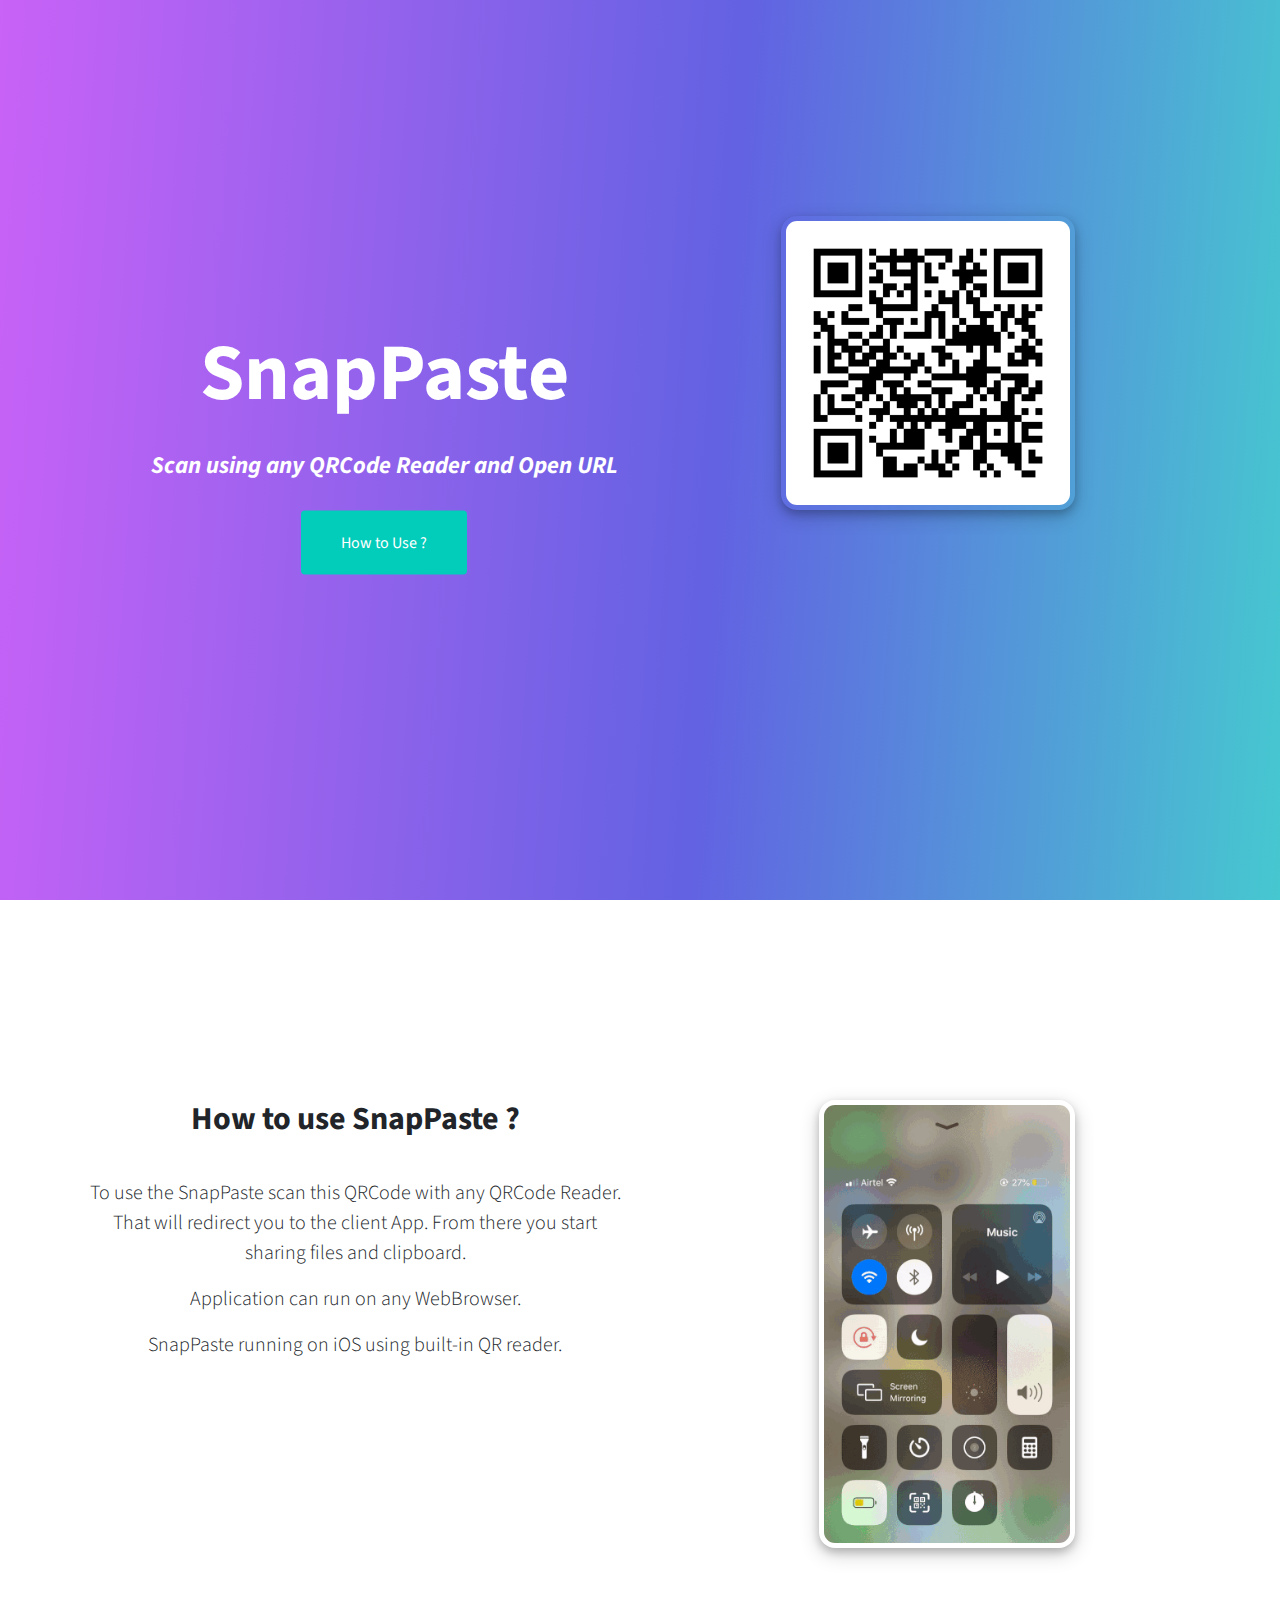
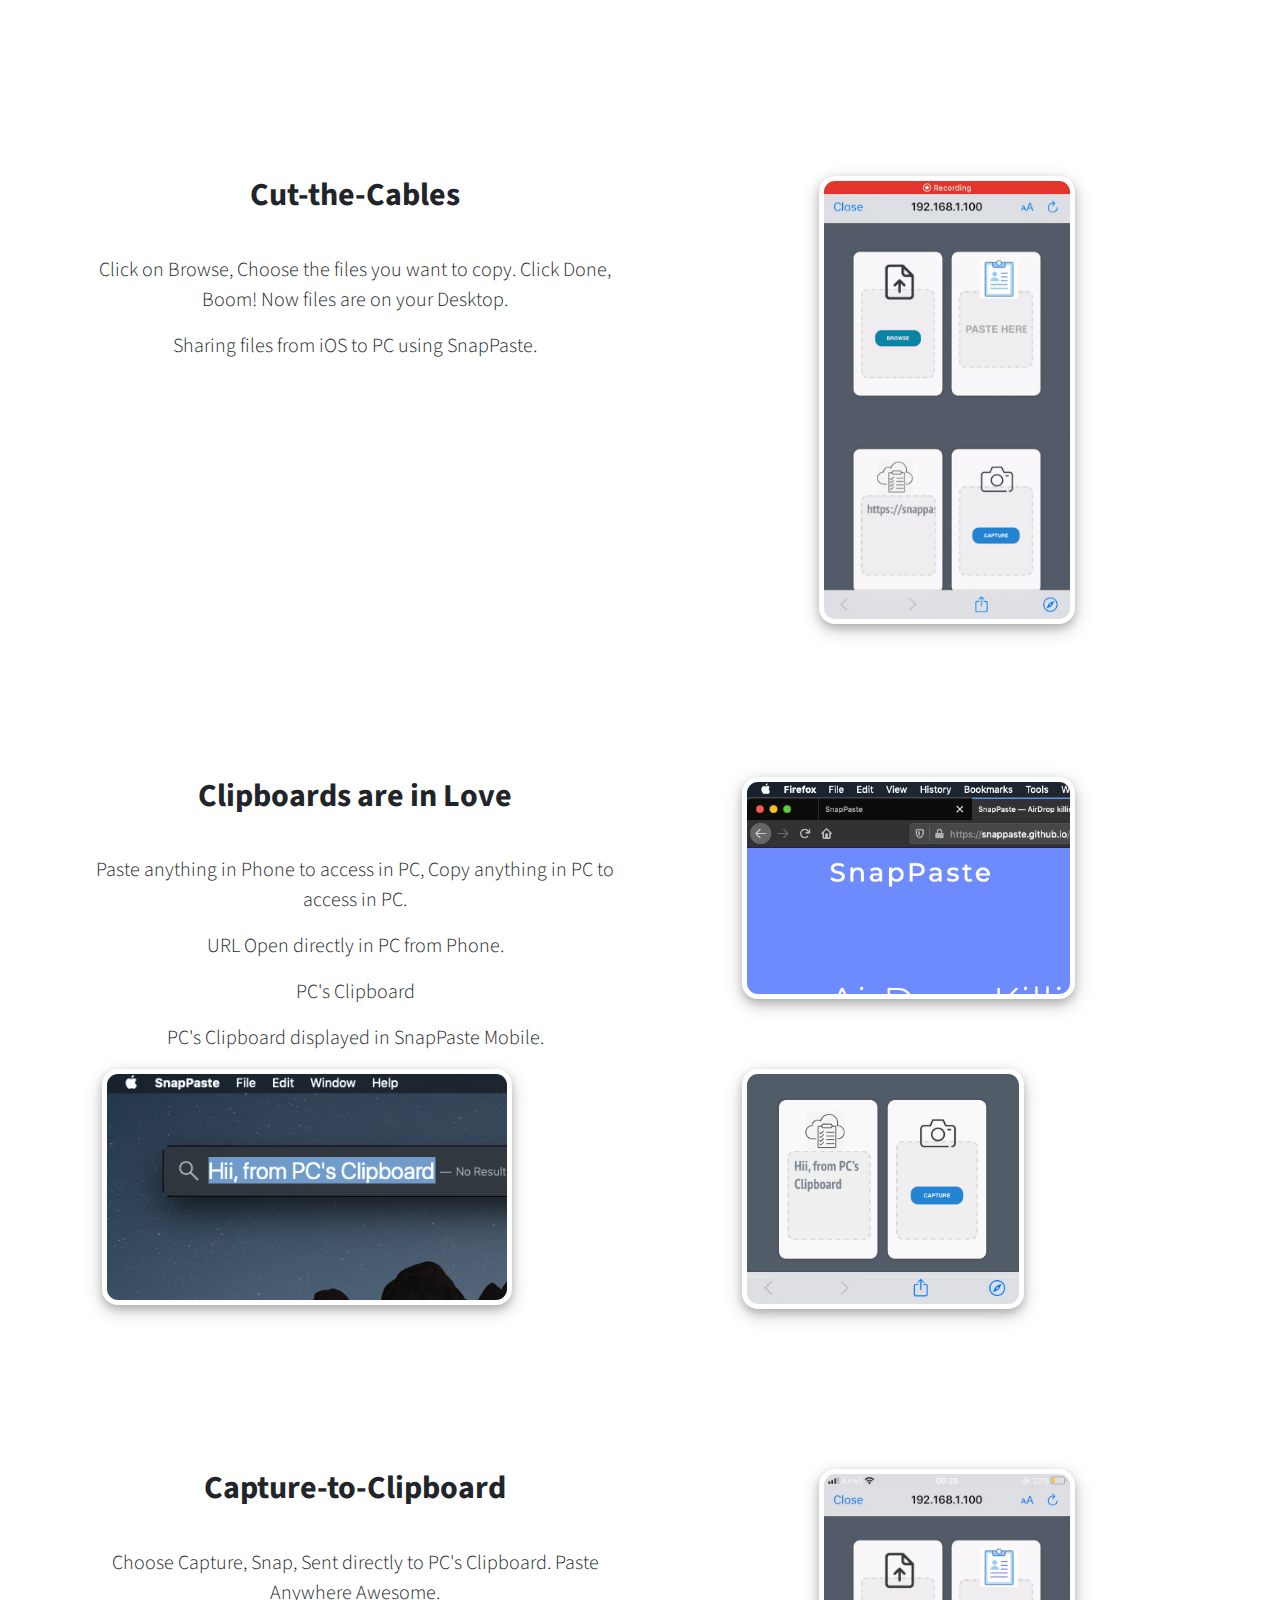
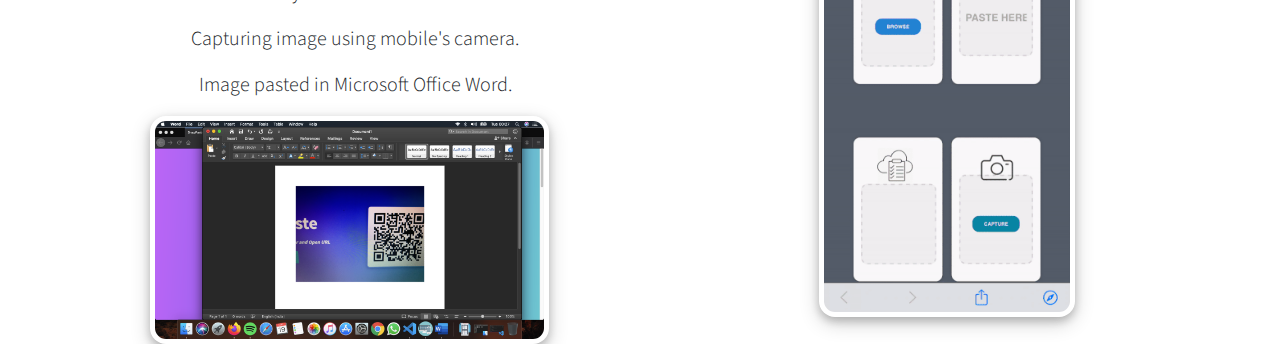
<file: web/index.html>
<!DOCTYPE html>
<html lang="en">

<head>
  <meta charset="UTF-8">
  <meta name="viewport" content="width=device-width, initial-scale=1, shrink-to-fit=no">
  <meta name="description" content="">
  <meta name="author" content="">
  <link rel="icon" type="image/png" href="images/favicon-32x32.png" sizes="32x32" />
  <link rel="icon" type="image/png" href="images/favicon-16x16.png" sizes="16x16" />
  <title>SnapPaste</title>
  <!--stylesheet-->
  <link href="https://fonts.googleapis.com/css?family=Source+Sans+Pro:400,700,900" rel="stylesheet">
  <!--link href="https://maxcdn.bootstrapcdn.com/font-awesome/4.7.0/css/font-awesome.min.css" rel="stylesheet" type="text/css"-->
  <link href="styles/styles.css" rel="stylesheet" type="text/css">
  <link href="styles/custom-responsive-styles.css" rel="stylesheet" type="text/css">
</head>

<body id="page-top">
  <section id="Banner" class="content-section">
    <div class="container content-wrap text-center">
      <h1>SnapPaste</h1>
      <h3>
          <em>Scan using any QRCode Reader and Open URL</em>
        </h3>
      <a class="btn btn-primary btn-xl smooth-scroll" href="#howto">How to Use ?</a>
    </div>
    <div class="overlay"></div>
    <img class="contentimg" src="images/qr.png">
  </section>
  <!-- Header Ends -->
  <!-- About Us Starts -->
  <section id="howto" class="content-section">
    <div class="container text-center" style="position: left; left:70%" >
      <div class="row">
        <div class="col-lg-12">
          <div class="block-heading">
            <h2>How to use SnapPaste ?</h2>
          </div>
          <p class="lead">To use the SnapPaste scan this QRCode with any QRCode Reader. That will redirect you to the client App. From there you start sharing files and clipboard.</p>
          <p class="lead">Application can run on any WebBrowser.</p>
          <p class="lead">SnapPaste running on iOS using built-in QR reader.</p>
        </div>
        <img class="contentimg2" src="images/ios.gif">
      </div>
    </div>
  </section>
  <section id="howto" class="content-section">
    <div class="container text-center" style="position: left; left:70%">
      <div class="row">
        <div class="col-lg-12">
          <div class="block-heading">
            <h2>Cut-the-Cables </h2>
          </div>
          <p class="lead">Click on Browse, Choose the files you want to copy. Click Done, Boom! Now files are on your Desktop.</p>
          <p class="lead">Sharing files from iOS to PC using SnapPaste.</p>
        </div>
        <img class="contentimg2" src="images/fileshare.gif">
      </div>
    </div>
  </section>
  <section id="howto" class="content-section">
    <div class="container text-center">
      <div class="row">
        <div class="col-lg-12">
          <div class="block-heading">
            <h2>Clipboards are in Love</h2>
          </div>
          <p class="lead">Paste anything in Phone to access in PC, Copy anything in PC to access in PC.</p>
          <p class="lead">URL Open directly in PC from Phone.</p>
          <p class="lead">PC's Clipboard</p>
          <p class="lead">PC's Clipboard displayed in SnapPaste Mobile.</p>
         
        </div>
        <img class="contentimg2" src="images/phn2pc.png" style="width: 26%;">
      </div>
    </div>
  <img class="contentimg2" src="images/pcclip.png" style="width: 32%;right: 60%;">
  <img class="contentimg2" src="images/pc2phn.png" style="width: 22%;right: 20%;">
  </section>
  <section id="howto" class="content-section">
    <div class="container text-center">
      <div class="row">
        <div class="col-lg-12">
          <div class="block-heading">
            <h2>Capture-to-Clipboard</h2>
          </div>
          <p class="lead">Choose Capture, Snap, Sent directly to PC's Clipboard. Paste Anywhere Awesome.</p>
          <p class="lead">Capturing image using mobile's camera.</p>
          <p class="lead">Image pasted in Microsoft Office Word.</p>
          <img class="contentimg2"  src="images/cap.png" style="width: 70%;">
        </div>
        <img class="contentimg2"  src="images/cappro.gif">
      </div>
    </div>
  </section>
</body>
</html>
</file>
<file: web/styles/custom-responsive-styles.css>
/*Extra small devices (portrait phones, less than 576px)*/
@media (max-width: 575px) {
  .content-section {
    padding-top: 70px;
    padding-bottom: 70px;
  }
  .logo i {
    font-size: 40px;
  }
  #Banner .content-wrap h1 {
    font-size: 36px;
  }
  #Banner .content-wrap h3 {
    font-size: 20px;
  }
  .btn-xl {
    padding: 15px 30px;
  }
  .content-section-heading h2 {
    font-size: 30px;
  }
  #Portfolio .portfolio-wrapper .each-portfolio {
    float: none;
    margin: 0 auto 20px;
    width: 100%;
    display: block;
  }
  #customers-testimonials .item {
    margin-bottom: 0;
  }
  #Contact .contact-wrapper {
    border-right: none;
    margin-right: 0;
    padding: 0;
  }
  #Contact .contact-wrapper span {
    font-size: 18px;
  }
  .address-block,
  #Contact .address-block.border-bottom {
    margin-bottom: 40px;
    padding: 0 15px 30px;
  }
  footer.footer .social-link {
    height: 50px;
    width: 50px;
    font-size: 18px;
  }
  .owl-nav {
    display: none !important; 
  }
}
/*Small devices (landscape phones, 576px and up)*/
@media (min-width: 576px) and (max-width: 767px) {
  .logo i {
    font-size: 40px;
  }
  .content-section {
    padding-top: 70px;
    padding-bottom: 70px;
  }
  #Banner .content-wrap h1 {
    font-size: 36px;
  }
  #Banner .content-wrap h3 {
    font-size: 20px;
  }
  .btn-xl {
    padding: 15px 30px;
  }
  .content-section-heading h2 {
    font-size: 30px;
  }
  #Portfolio .portfolio-wrapper .each-portfolio {
    float: none;
    margin: 0 auto 20px;
    width: 100%;
    display: block;
  }
  #customers-testimonials .item {
    margin-bottom: 0;
  }
  #Contact .contact-wrapper {
    border-right: none;
    margin-right: 0;
    padding: 0;
  }
  #Contact .contact-wrapper span {
    font-size: 18px;
  }
  .address-block,
  #Contact .address-block.border-bottom {
    margin-bottom: 40px;
    padding: 0 15px 30px;
  }
  footer.footer .social-link {
    height: 50px;
    width: 50px;
    font-size: 18px;
  }
  .owl-nav {
    display: none !important; 
  }
}
/*Medium devices (tablets, 768px and up)*/
@media (min-width: 768px) and (max-width: 991px) {
  .content-section {
    padding-top: 70px;
    padding-bottom: 70px;
  }
  #Banner .content-wrap h1 {
    font-size: 40px;
  }
  #Banner .content-wrap h3 {
    font-size: 24px;
  }
  .btn-xl {
    padding: 20px 30px;
  }
  .content-section-heading h2 {
    font-size: 30px;
  }
  #Contact .contact-wrapper span {
    font-size: 16px;
  }
  footer.footer .social-link {
    height: 50px;
    width: 50px;
    font-size: 18px;
  }
  .owl-nav {
    display: none !important; 
  }
  #Contact .c-icon {
    margin-right: 10px;
  }
}
/*Large devices (desktops, 992px and up)*/
@media (min-width: 992px) and (max-width: 1199px) {
  .content-section {
    padding-top: 70px;
    padding-bottom: 70px;
  }
  #Banner .content-wrap h1 {
    font-size: 40px;
  }
  #Banner .content-wrap h3 {
    font-size: 24px;
  }
  .btn-xl {
    padding: 20px 30px;
  }
  .content-section-heading h2 {
    font-size: 30px;
  }
  #Contact .contact-wrapper span {
    font-size: 16px;
  }
  footer.footer .social-link {
    height: 50px;
    width: 50px;
    font-size: 18px;
  }
  .owl-nav {
    display: none !important; 
  }
  #Contact .c-icon {
    margin-right: 10px;
  }
}
/*Extra large devices (large desktops, 1200px and up)*/
@media (min-width: 1200px) {}
</file>
